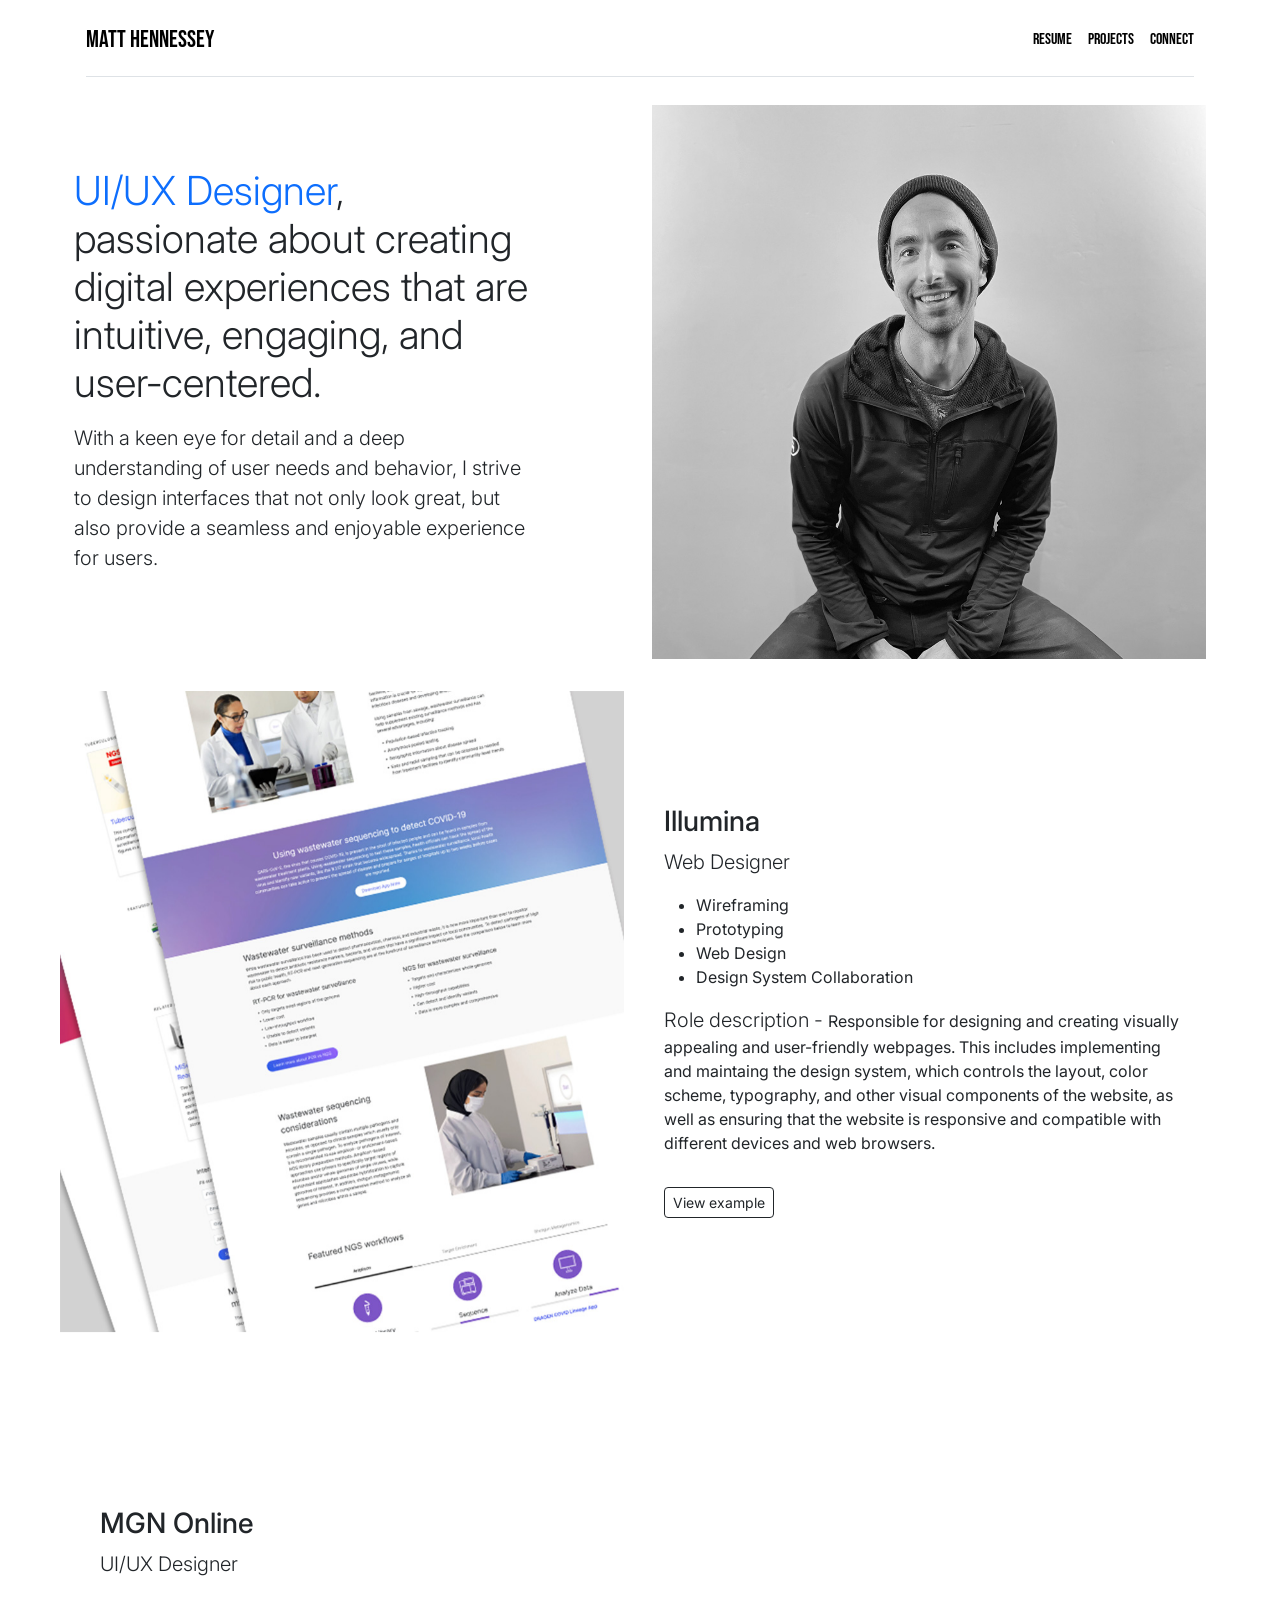
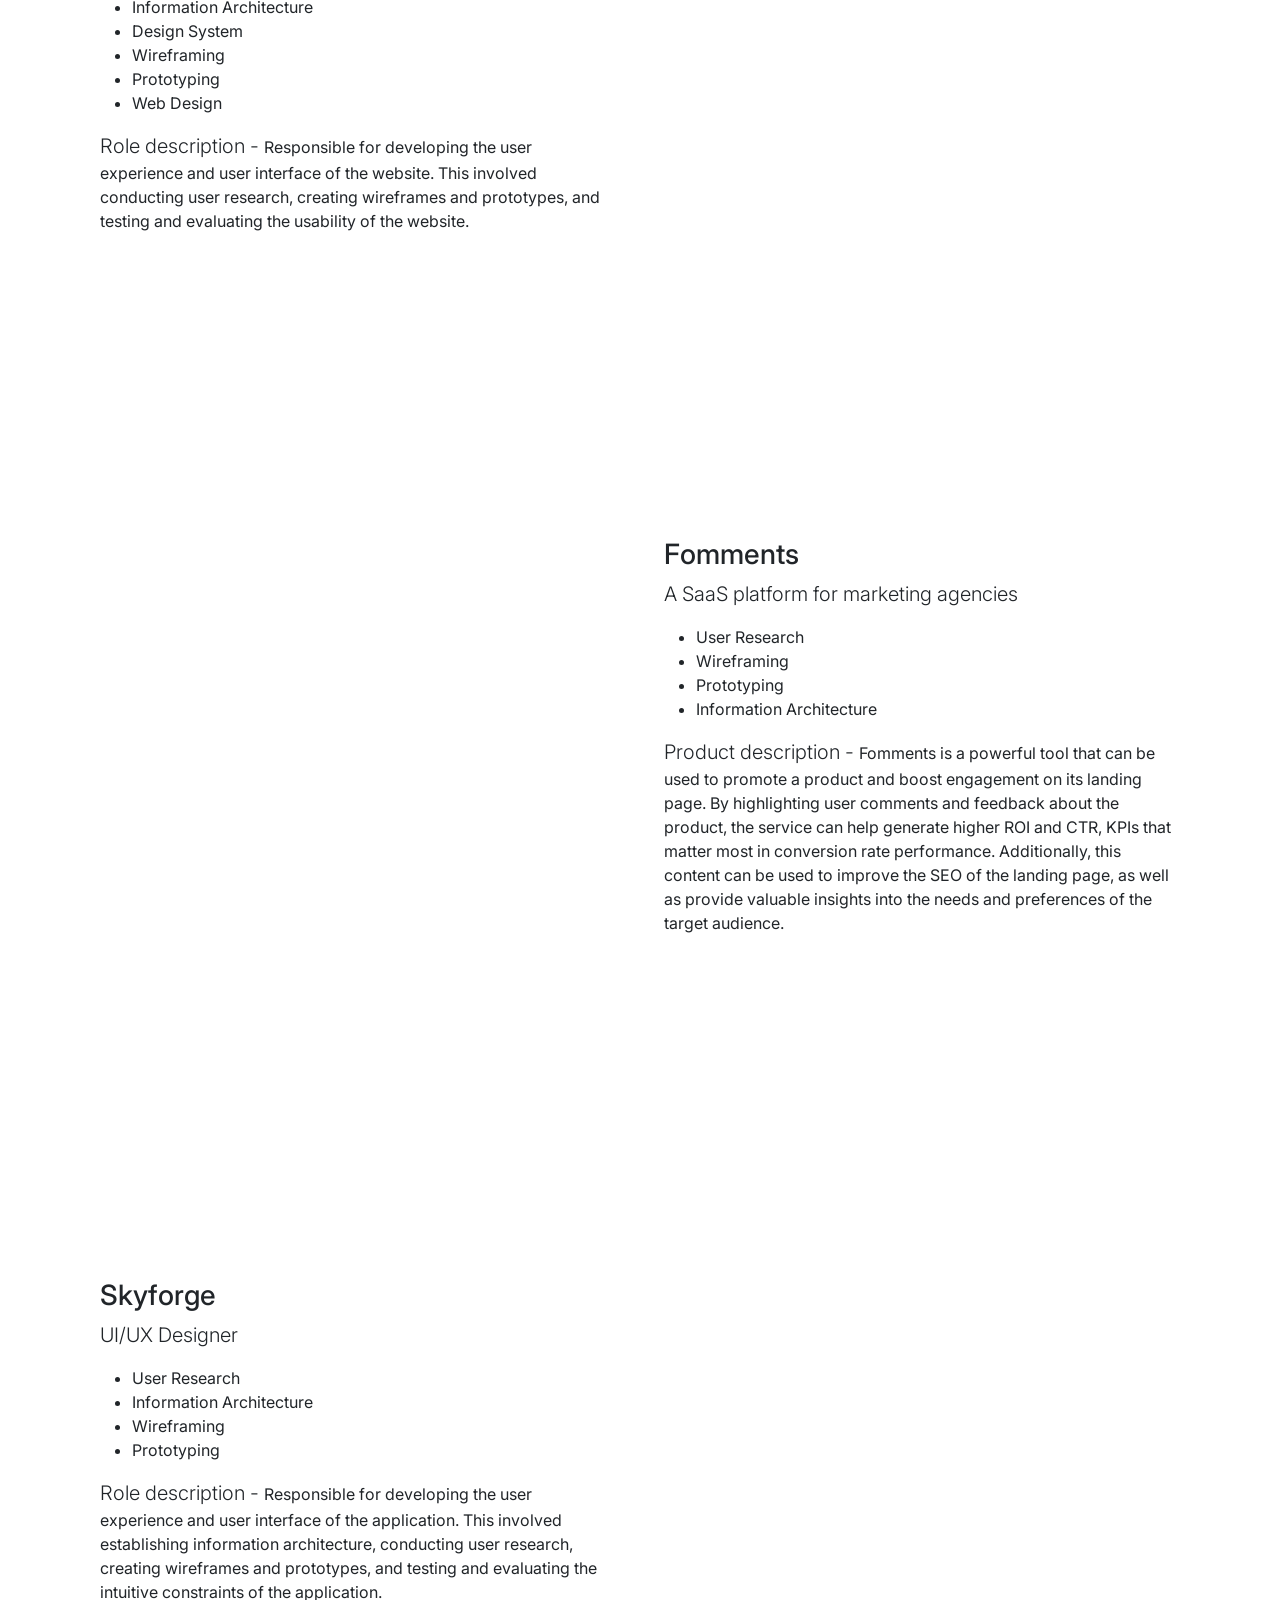
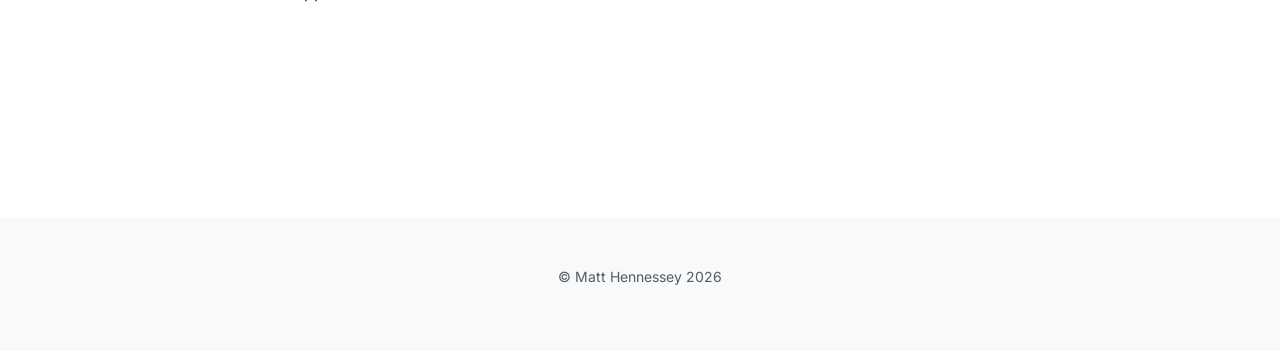
<file: index.html>
<!DOCTYPE html>
<!--[if lt IE 7]>      <html class="no-js lt-ie9 lt-ie8 lt-ie7"> <![endif]-->
<!--[if IE 7]>         <html class="no-js lt-ie9 lt-ie8"> <![endif]-->
<!--[if IE 8]>         <html class="no-js lt-ie9"> <![endif]-->
<!--[if gt IE 8]>      <html class="no-js"> <![endif]-->
<html>
  <head>
    <meta charset="utf-8" />
    <meta http-equiv="X-UA-Compatible" content="IE=edge" />
    <title>works - MattHennessey</title>
    <meta name="description" content="portfolio of past and present work" />
    <meta name="viewport" content="width=device-width, initial-scale=1" />
    <link
      rel="stylesheet"
      href="https://cdn.jsdelivr.net/npm/bootstrap@5.3.0-alpha3/dist/css/bootstrap.min.css"
    />
    <link rel="stylesheet" href="./assets/css/styles.css" />
  </head>
  <body>
    <div class="container py-3">
      <header class="container site-header py-1">
        <div
          class="d-flex flex-column flex-md-row align-items-center pb-3 mb-4 border-bottom"
        >
          <a
            href="index.html"
            class="d-flex align-items-center link-body-emphasis text-decoration-none"
          >
            <span class="fs-4">Matt Hennessey</span>
          </a>
          <nav class="d-inline-flex mt-2 mt-md-0 ms-md-auto">
            <a
              class="me-3 py-2 link-body-emphasis text-decoration-none"
              href="experience.html"
              >Resume</a
            >
            <a
              class="me-3 py-2 link-body-emphasis text-decoration-none"
              href="index.html"
              >Projects</a
            >
            <!-- <a
              class="me-3 py-2 link-body-emphasis text-decoration-none"
              href="#"
              >Thoughts</a
            > -->
            <a
              class="py-2 link-body-emphasis text-decoration-none"
              href="connect.html"
              >Connect</a
            >
          </nav>
        </div>
      </header>

      <div class="container px-4 px-lg-0">
        <!-- Hero Section -->
        <div class="row align-items-center">
          <div class="col-xl-5 col-md-12 py-6 py-xl-0">
            <div
              class="mb-4 text-center text-xl-start px-md-8 px-lg-19 px-xl-0"
            >
              <!-- Caption -->
              <h1 class="display-6 mb-3 ls-sm">
                <span class="text-primary">UI/UX Designer</span>, passionate
                about creating digital experiences that are intuitive, engaging,
                and user-centered.
              </h1>
              <p class="mb-6 lead pe-lg-6">
                With a keen eye for detail and a deep understanding of user
                needs and behavior, I strive to design interfaces that not only
                look great, but also provide a seamless and enjoyable experience
                for users.
              </p>
            </div>
          </div>
          <div
            class="offset-xl-1 col-xl-6 col-md-12 d-flex justify-content-end"
          >
            <div class="">
              <div class="col-auto d-block">
                <img
                  class="img-fluid"
                  src="./assets/images/profile-me.jpg"
                  alt="black and white portrait of me"
                />
              </div>
            </div>
          </div>
        </div>
      </div>

      <section class="scroll-container">
        <div class="scroll-element js-scroll fade-in">
          <img
            class="img-fluid"
            src="./assets/images/illumina-mb-3.jpg"
            alt="Illumina microbiology pages designed to highlight public health surveillance opportunites."
          />
        </div>
        <div class="scroll-caption">
          <div class="p-4">
            <h3>Illumina</h3>
            <p class="lead">Web Designer</p>
            <ul>
              <li>Wireframing</li>
              <li>Prototyping</li>
              <li>Web Design</li>
              <li>Design System Collaboration</li>
            </ul>
            <p>
              <span class="lead">Role description - </span>Responsible for
              designing and creating visually appealing and user-friendly
              webpages. This includes implementing and maintaing the design
              system, which controls the layout, color scheme, typography, and
              other visual components of the website, as well as ensuring that
              the website is responsive and compatible with different devices
              and web browsers.
            </p>
            <a class="btn btn-outline-dark btn-sm mt-3" href="projects.html"
              >View example</a
            >
          </div>
        </div>
      </section>
      <section class="scroll-container">
        <div class="scroll-element js-scroll slide-right">
          <img
            class="img-fluid"
            src="./assets/images/mgn_dashboard.png"
            alt="A customer dashboard to manage account preferences, billing, usage, and users."
          />
        </div>
        <div class="scroll-caption">
          <div class="p-4">
            <h3>MGN Online</h3>
            <p class="lead">UI/UX Designer</p>
            <ul>
              <li>Information Architecture</li>
              <li>Design System</li>
              <li>Wireframing</li>
              <li>Prototyping</li>
              <li>Web Design</li>
            </ul>
            <p>
              <span class="lead">Role description - </span>Responsible for
              developing the user experience and user interface of the website.
              This involved conducting user research, creating wireframes and
              prototypes, and testing and evaluating the usability of the
              website.
            </p>
          </div>
        </div>
      </section>
      <section class="scroll-container">
        <div class="scroll-element js-scroll slide-left">
          <img
            class="img-fluid"
            src="./assets/images/fomments-hp.jpg"
            alt="fomments a social media SaaS for marketing influencers"
          />
        </div>
        <div class="scroll-caption">
          <div class="p-4">
            <h3>Fomments</h3>
            <p class="lead">A SaaS platform for marketing agencies</p>
            <ul>
              <li>User Research</li>
              <li>Wireframing</li>
              <li>Prototyping</li>
              <li>Information Architecture</li>
            </ul>
            <p>
              <span class="lead">Product description - </span>Fomments is a
              powerful tool that can be used to promote a product and boost
              engagement on its landing page. By highlighting user comments and
              feedback about the product, the service can help generate higher
              ROI and CTR, KPIs that matter most in conversion rate performance.
              Additionally, this content can be used to improve the SEO of the
              landing page, as well as provide valuable insights into the needs
              and preferences of the target audience.
            </p>
          </div>
        </div>
      </section>
      <section class="scroll-container">
        <div class="scroll-element js-scroll fade-in-bottom">
          <img
            class="img-fluid"
            src="./assets/images/ikano-banken.jpg"
            alt="A customer dashboard to manage personal finances and set goals."
          />
        </div>
        <div class="scroll-caption">
          <div class="p-4">
            <h3>Skyforge</h3>
            <p class="lead">UI/UX Designer</p>
            <ul>
              <li>User Research</li>
              <li>Information Architecture</li>
              <li>Wireframing</li>
              <li>Prototyping</li>
            </ul>
            <p>
              <span class="lead">Role description - </span>Responsible for
              developing the user experience and user interface of the
              application. This involved establishing information architecture,
              conducting user research, creating wireframes and prototypes, and
              testing and evaluating the intuitive constraints of the
              application.
            </p>
          </div>
        </div>
      </section>
    </div>
    <footer class="bg-body-tertiary py-5">
      <div class="container">
        <div class="row">
          <div class="col-12 col-md">
            <small class="d-block mb-3 text-body-secondary"
              >&copy; Matt Hennessey <span class="js-current-year"></span></small
            >
          </div>
        </div>
      </div>
    </footer>

    <script src="./assets/js/script.js" async defer></script>
    <script
      src="https://cdn.jsdelivr.net/npm/bootstrap@5.3.0-alpha3/dist/js/bootstrap.bundle.min.js"
      async
      defer
    ></script>
  </body>
</html>
</file>
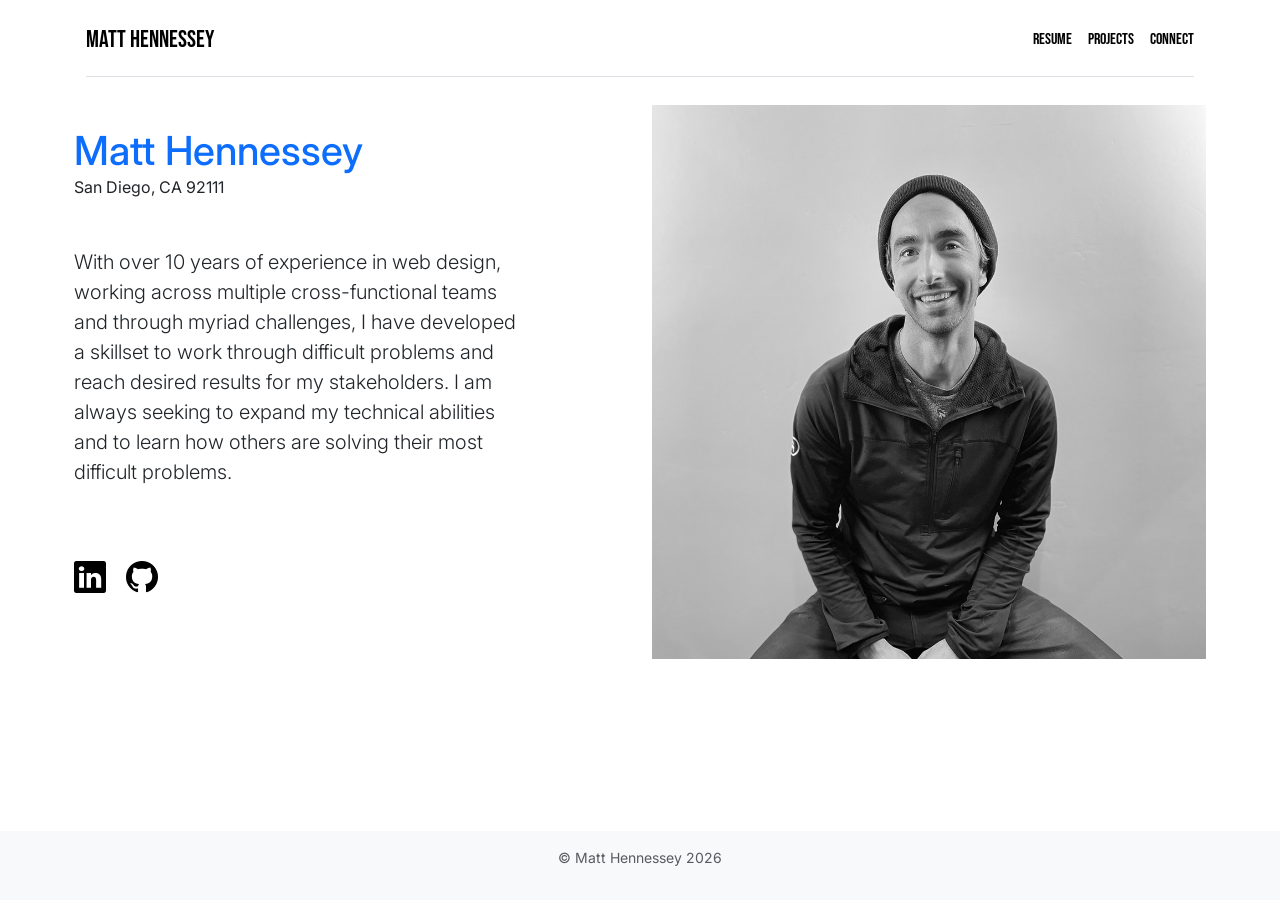
<file: connect.html>
<!DOCTYPE html>
<!--[if lt IE 7]>      <html class="no-js lt-ie9 lt-ie8 lt-ie7"> <![endif]-->
<!--[if IE 7]>         <html class="no-js lt-ie9 lt-ie8"> <![endif]-->
<!--[if IE 8]>         <html class="no-js lt-ie9"> <![endif]-->
<!--[if gt IE 8]>      <html class="no-js"> <![endif]-->
<html>
  <head>
    <meta charset="utf-8" />
    <meta http-equiv="X-UA-Compatible" content="IE=edge" />
    <title>Experience</title>
    <meta name="description" content="resume content and work history" />
    <meta name="viewport" content="width=device-width, initial-scale=1" />
    <link
      rel="stylesheet"
      href="https://cdn.jsdelivr.net/npm/bootstrap@5.3.0-alpha3/dist/css/bootstrap.min.css
          "
    />
    <link rel="stylesheet" href="./assets/css/styles.css" />
    <link
      rel="stylesheet"
      href="https://cdn.jsdelivr.net/npm/bootstrap-icons@1.10.5/font/bootstrap-icons.css"
    />
  </head>
  <body>
    <div class="container py-3">
      <header class="container site-header py-1">
        <div
          class="d-flex flex-column flex-md-row align-items-center pb-3 mb-4 border-bottom"
        >
          <a
            href="index.html"
            class="d-flex align-items-center link-body-emphasis text-decoration-none"
          >
            <span class="fs-4">Matt Hennessey</span>
          </a>
          <nav class="d-inline-flex mt-2 mt-md-0 ms-md-auto">
            <a
              class="me-3 py-2 link-body-emphasis text-decoration-none"
              href="experience.html"
              >Resume</a
            >
            <a
              class="me-3 py-2 link-body-emphasis text-decoration-none"
              href="index.html"
              >Projects</a
            >
            <!-- <a
              class="me-3 py-2 link-body-emphasis text-decoration-none"
              href="#"
              >Thoughts</a
            > -->
            <a
              class="py-2 link-body-emphasis text-decoration-none"
              href="connect.html"
              >Connect</a
            >
          </nav>
        </div>
      </header>

      <div class="container px-4 px-lg-0">
        <!-- Hero Section -->
        <section class="row align-items-center">
          <div class="col-xl-5 col-md-12 py-6 py-xl-0">
            <h1 class="mb-0">
              <span class="text-primary">Matt Hennessey</span>
            </h1>
            <div class="subheading mb-5">San Diego, CA 92111</div>
            <p class="lead mb-5">
              With over 10 years of experience in web design, working across
              multiple cross-functional teams and through myriad challenges, I
              have developed a skillset to work through difficult problems and
              reach desired results for my stakeholders. I am always seeking to
              expand my technical abilities and to learn how others are solving
              their most difficult problems.
            </p>
            <div class="">
              <a
                class="d-inline-flex align-items-center mb-2 text-body-emphasis text-decoration-none"
                href="https://www.linkedin.com/in/hennesseymatt/"
                ><span class="pr-3 py-4 mb-2 text-center rounded">
                  <i class="bi h2 bi-linkedin"></i> </span
              ></a>
              <a
                class="d-inline-flex align-items-center mb-2 text-body-emphasis text-decoration-none"
                href="https://github.com/arduido"
                ><span class="px-3 py-4 mb-2 text-center rounded">
                  <i class="bi h2 bi-github"></i> </span
              ></a>
            </div>
          </div>
          <div
            class="offset-xl-1 col-xl-6 col-md-12 d-flex justify-content-end"
          >
            <div class="">
              <div class="col-auto d-none d-lg-block">
                <img
                  class="img-fluid"
                  src="./assets/images/profile-me.jpg"
                  alt="black and white portrait of me"
                />
              </div>
            </div>
          </div>
        </section>
      </div>
    </div>
    <footer
      class="footer fixed-bottom mt-auto py-3 bg-body-tertiary bg-body-tertiary"
    >
      <div class="container">
        <div class="row">
          <div class="col-12 col-md">
            <small class="d-block mb-3 text-body-secondary"
              >&copy; Matt Hennessey <span class="js-current-year"></span></small
            >
          </div>
        </div>
      </div>
    </footer>

    <script src="./assets/js/script.js" async defer></script>
    <script
      src="https://cdn.jsdelivr.net/npm/bootstrap@5.3.0-alpha3/dist/js/bootstrap.bundle.min.js"
      async
      defer
    ></script>
  </body>
</html>
</file>
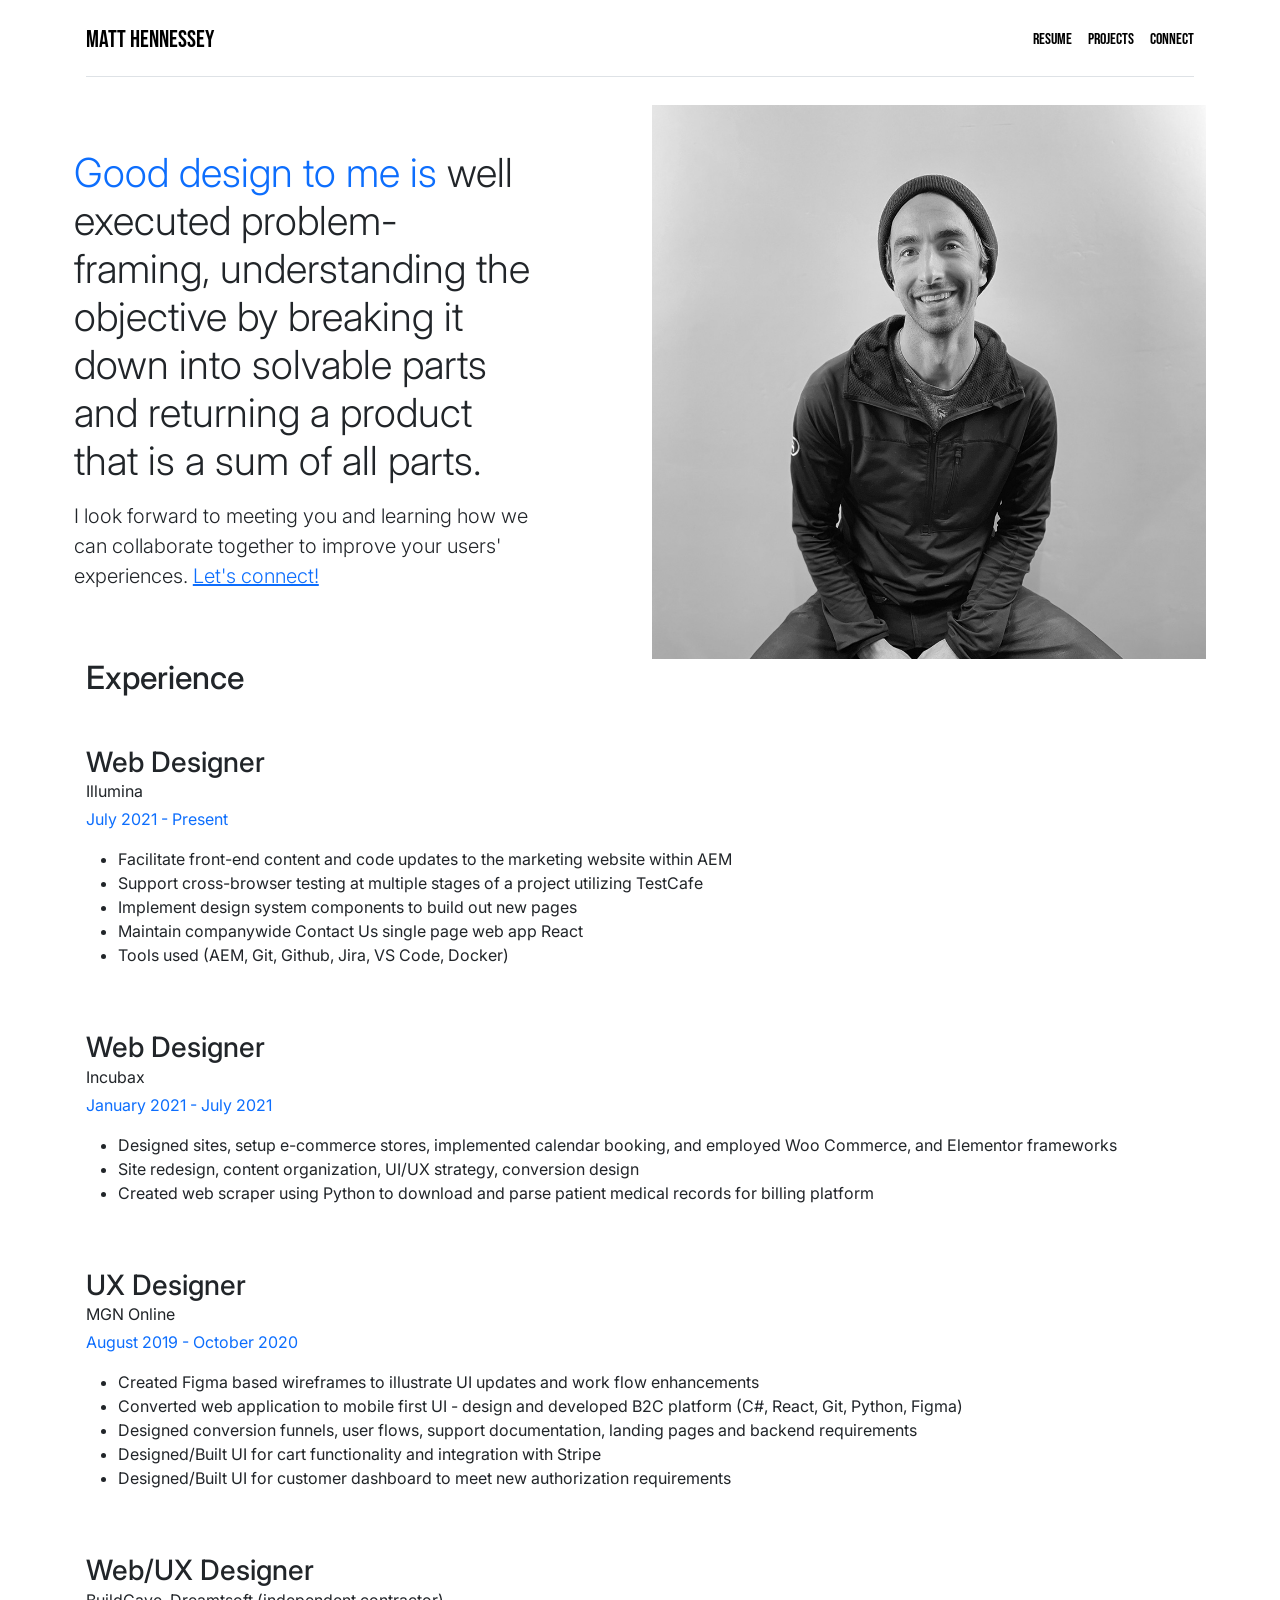
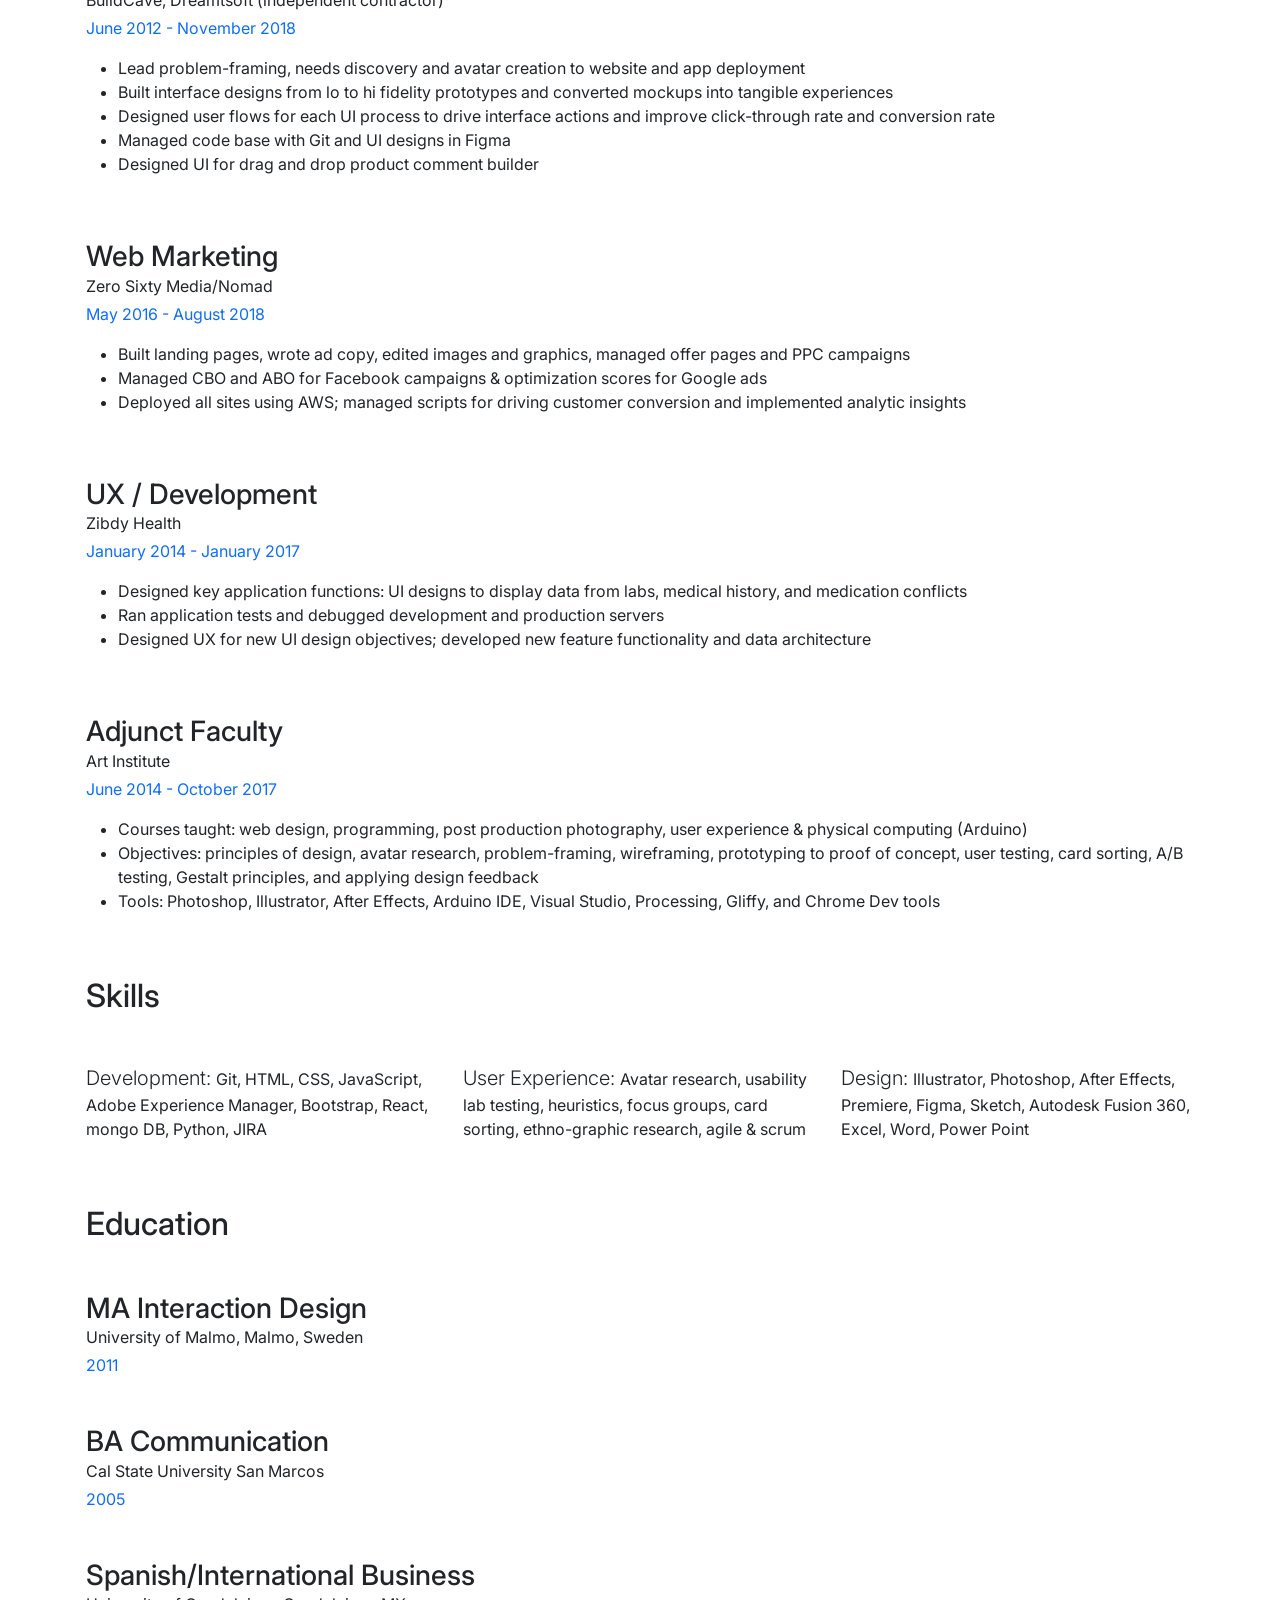
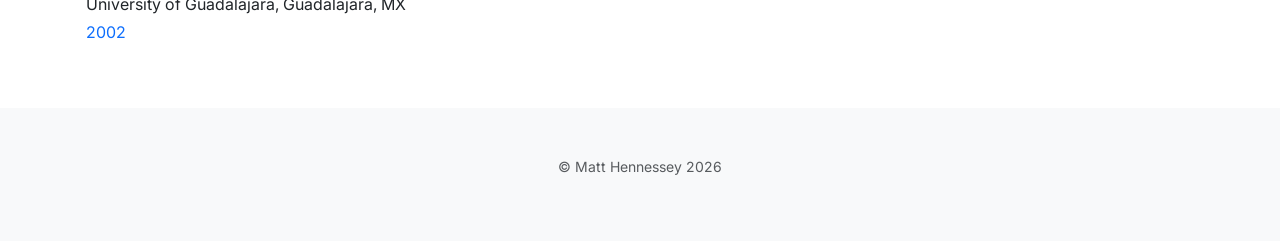
<file: experience.html>
<!DOCTYPE html>
<!--[if lt IE 7]>      <html class="no-js lt-ie9 lt-ie8 lt-ie7"> <![endif]-->
<!--[if IE 7]>         <html class="no-js lt-ie9 lt-ie8"> <![endif]-->
<!--[if IE 8]>         <html class="no-js lt-ie9"> <![endif]-->
<!--[if gt IE 8]>      <html class="no-js"> <!--<![endif]-->
<html>
  <head>
    <meta charset="utf-8" />
    <meta http-equiv="X-UA-Compatible" content="IE=edge" />
    <title>Experience</title>
    <meta name="description" content="resume content and work history" />
    <meta name="viewport" content="width=device-width, initial-scale=1" />
    <link
      rel="stylesheet"
      href="https://cdn.jsdelivr.net/npm/bootstrap@5.3.0-alpha3/dist/css/bootstrap.min.css
          "
    />
    <link rel="stylesheet" href="./assets/css/styles.css" />
  </head>
  <body>
    <div class="container py-3">
      <header class="container site-header py-1">
        <div
          class="d-flex flex-column flex-md-row align-items-center pb-3 mb-4 border-bottom"
        >
          <a
            href="index.html"
            class="d-flex align-items-center link-body-emphasis text-decoration-none"
          >
            <span class="fs-4">Matt Hennessey</span>
          </a>
          <nav class="d-inline-flex mt-2 mt-md-0 ms-md-auto">
            <a
              class="me-3 py-2 link-body-emphasis text-decoration-none"
              href="experience.html"
              >Resume</a
            >
            <a
              class="me-3 py-2 link-body-emphasis text-decoration-none"
              href="index.html"
              >Projects</a
            >
            <!-- <a
              class="me-3 py-2 link-body-emphasis text-decoration-none"
              href="#"
              >Thoughts</a
            > -->
            <a
              class="py-2 link-body-emphasis text-decoration-none"
              href="connect.html"
              >Connect</a
            >
          </nav>
        </div>
      </header>

      <div class="container px-4 px-lg-0">
        <!-- Hero Section -->
        <div class="row align-items-center">
          <div class="col-xl-5 col-md-12 py-6 py-xl-0">
            <div
              class="mb-4 text-center text-xl-start px-md-8 px-lg-19 px-xl-0"
            >
              <!-- Caption -->
              <h1 class="display-6 mb-3 ls-sm">
                <span class="text-primary">Good design to me is</span> well
                executed problem-framing, understanding the objective by
                breaking it down into solvable parts and returning a product
                that is a sum of all parts.
              </h1>
              <p class="mb-6 lead pe-lg-6">
                I look forward to meeting you and learning how we can
                collaborate together to improve your users' experiences.
                <a href="connect.html">Let's connect!</a>
              </p>
            </div>
          </div>
          <div
            class="offset-xl-1 col-xl-6 col-md-12 d-flex justify-content-end"
          >
            <div class="">
              <div class="col-auto d-none d-lg-block">
                <img
                  class="img-fluid"
                  src="./assets/images/profile-me.jpg"
                  alt="black and white portrait of me"
                />
              </div>
            </div>
          </div>
        </div>
      </div>
      <section>
        <div class="container">
          <h2 class="mb-5">Experience</h2>
          <div
            class="d-flex flex-column flex-md-row justify-content-between mb-5"
          >
            <div class="flex-grow-1">
              <h3 class="mb-0">Web Designer</h3>
              <div class="subheading mb-1">Illumina</div>
              <div class="flex-shrink-0 mb-3">
                <span class="text-primary">July 2021 - Present</span>
              </div>
              <ul>
                <li>
                  Facilitate front-end content and code updates to the marketing
                  website within AEM
                </li>
                <li>
                  Support cross-browser testing at multiple stages of a project
                  utilizing TestCafe
                </li>
                <li>
                  Implement design system components to build out new pages
                </li>
                <li>
                  Maintain companywide Contact Us single page web app React
                </li>
                <li>Tools used (AEM, Git, Github, Jira, VS Code, Docker)</li>
              </ul>
            </div>
            <!-- <div class="flex-shrink-0">
              <span class="text-primary">July 2021 - Present</span>
            </div> -->
          </div>

          <div
            class="d-flex flex-column flex-md-row justify-content-between mb-5"
          >
            <div class="flex-grow-1">
              <h3 class="mb-0">Web Designer</h3>
              <div class="subheading mb-1">Incubax</div>
              <div class="flex-shrink-0 mb-3">
                <span class="text-primary">January 2021 - July 2021</span>
              </div>
              <ul>
                <li>
                  Designed sites, setup e-commerce stores, implemented calendar
                  booking, and employed Woo Commerce, and Elementor frameworks
                </li>
                <li>
                  Site redesign, content organization, UI/UX strategy,
                  conversion design
                </li>
                <li>
                  Created web scraper using Python to download and parse patient
                  medical records for billing platform
                </li>
              </ul>
            </div>
            <!-- <div class="flex-shrink-0">
              <span class="text-primary">January 2021 - July 2021</span>
            </div> -->
          </div>

          <div
            class="d-flex flex-column flex-md-row justify-content-between mb-5"
          >
            <div class="flex-grow-1">
              <h3 class="mb-0">UX Designer</h3>
              <div class="subheading mb-1">MGN Online</div>
              <div class="flex-shrink-0 mb-3">
                <span class="text-primary">August 2019 - October 2020</span>
              </div>
              <ul>
                <li>
                  Created Figma based wireframes to illustrate UI updates and
                  work flow enhancements
                </li>
                <li>
                  Converted web application to mobile first UI - design and
                  developed B2C platform (C#, React, Git, Python, Figma)
                </li>
                <li>
                  Designed conversion funnels, user flows, support
                  documentation, landing pages and backend requirements
                </li>
                <li>
                  Designed/Built UI for cart functionality and integration with
                  Stripe
                </li>
                <li>
                  Designed/Built UI for customer dashboard to meet new
                  authorization requirements
                </li>
              </ul>
            </div>
            <!-- <div class="flex-shrink-0">
              <span class="text-primary">August 2019 - October 2020</span>
            </div> -->
          </div>

          <div
            class="d-flex flex-column flex-md-row justify-content-between mb-5"
          >
            <div class="flex-grow-1">
              <h3 class="mb-0">Web/UX Designer</h3>
              <div class="subheading mb-1">
                BuildCave, Dreamtsoft (independent contractor)
              </div>
              <div class="flex-shrink-0 mb-3">
                <span class="text-primary">June 2012 - November 2018</span>
              </div>
              <ul>
                <li>
                  Lead problem-framing, needs discovery and avatar creation to
                  website and app deployment
                </li>
                <li>
                  Built interface designs from lo to hi fidelity prototypes and
                  converted mockups into tangible experiences
                </li>
                <li>
                  Designed user flows for each UI process to drive interface
                  actions and improve click-through rate and conversion rate
                </li>
                <li>Managed code base with Git and UI designs in Figma</li>
                <li>Designed UI for drag and drop product comment builder</li>
              </ul>
            </div>
            <!-- <div class="flex-shrink-0">
              <span class="text-primary">June 2012 - November 2018</span>
            </div> -->
          </div>

          <div
            class="d-flex flex-column flex-md-row justify-content-between mb-5"
          >
            <div class="flex-grow-1">
              <h3 class="mb-0">Web Marketing</h3>
              <div class="subheading mb-1">Zero Sixty Media/Nomad</div>
              <div class="flex-shrink-0 mb-3">
                <span class="text-primary">May 2016 - August 2018</span>
              </div>
              <ul>
                <li>
                  Built landing pages, wrote ad copy, edited images and
                  graphics, managed offer pages and PPC campaigns
                </li>
                <li>
                  Managed CBO and ABO for Facebook campaigns & optimization
                  scores for Google ads
                </li>
                <li>
                  Deployed all sites using AWS; managed scripts for driving
                  customer conversion and implemented analytic insights
                </li>
              </ul>
            </div>
            <!-- <div class="flex-shrink-0">
              <span class="text-primary">May 2016 - August 2018</span>
            </div> -->
          </div>
          <div
            class="d-flex flex-column flex-md-row justify-content-between mb-5"
          >
            <div class="flex-grow-1">
              <h3 class="mb-0">UX / Development</h3>
              <div class="subheading mb-1">Zibdy Health</div>
              <div class="flex-shrink-0 mb-3">
                <span class="text-primary">January 2014 - January 2017</span>
              </div>
              <ul>
                <li>
                  Designed key application functions: UI designs to display data
                  from labs, medical history, and medication conflicts
                </li>
                <li>
                  Ran application tests and debugged development and production
                  servers
                </li>
                <li>
                  Designed UX for new UI design objectives; developed new
                  feature functionality and data architecture
                </li>
              </ul>
            </div>
            <!-- <div class="flex-shrink-0">
              <span class="text-primary">January 2014 - January 2017</span>
            </div> -->
          </div>
          <div
            class="d-flex flex-column flex-md-row justify-content-between mb-5"
          >
            <div class="flex-grow-1">
              <h3 class="mb-0">Adjunct Faculty</h3>
              <div class="subheading mb-1">Art Institute</div>
              <div class="flex-shrink-0 mb-3">
                <span class="text-primary">June 2014 - October 2017</span>
              </div>
              <ul>
                <li>
                  Courses taught: web design, programming, post production
                  photography, user experience & physical computing (Arduino)
                </li>
                <li>
                  Objectives: principles of design, avatar research,
                  problem-framing, wireframing, prototyping to proof of concept,
                  user testing, card sorting, A/B testing, Gestalt principles,
                  and applying design feedback
                </li>
                <li>
                  Tools: Photoshop, Illustrator, After Effects, Arduino IDE,
                  Visual Studio, Processing, Gliffy, and Chrome Dev tools
                </li>
              </ul>
            </div>
            <!-- <div class="flex-shrink-0">
              <span class="text-primary">June 2014 - October 2017</span>
            </div> -->
          </div>
        </div>
      </section>
      <section>
        <div class="container">
          <h2 class="my-5">Skills</h2>
          <div class="row align-items-center">
            <div class="col-md-4">
              <p>
                <span class="lead">Development: </span>
                Git, HTML, CSS, JavaScript, Adobe Experience Manager, Bootstrap,
                React, mongo DB, Python, JIRA
              </p>
            </div>
            <div class="col-md-4">
              <p>
                <span class="lead">User Experience: </span>
                Avatar research, usability lab testing, heuristics, focus
                groups, card sorting, ethno-graphic research, agile & scrum
              </p>
            </div>
            <div class="col-md-4">
              <p>
                <span class="lead">Design: </span>
                Illustrator, Photoshop, After Effects, Premiere, Figma, Sketch,
                Autodesk Fusion 360, Excel, Word, Power Point
              </p>
            </div>
          </div>
        </div>
      </section>
      <section>
        <div class="container">
          <h2 class="my-5">Education</h2>
          <div
            class="d-flex flex-column flex-md-row justify-content-between mb-5"
          >
            <div class="flex-grow-1">
              <h3 class="mb-0">MA Interaction Design</h3>
              <div class="subheading mb-1">
                University of Malmo, Malmo, Sweden
              </div>
              <div class="flex-shrink-0">
                <span class="text-primary">2011</span>
              </div>
            </div>
            <!-- <div class="flex-shrink-0">
              <span class="text-primary">2011</span>
            </div> -->
          </div>
          <div
            class="d-flex flex-column flex-md-row justify-content-between mb-5"
          >
            <div class="flex-grow-1">
              <h3 class="mb-0">BA Communication</h3>
              <div class="subheading mb-1">Cal State University San Marcos</div>
              <div class="flex-shrink-0">
                <span class="text-primary">2005</span>
              </div>
            </div>
            <!-- <div class="flex-shrink-0">
              <span class="text-primary">2005</span>
            </div> -->
          </div>
          <div
            class="d-flex flex-column flex-md-row justify-content-between mb-5"
          >
            <div class="flex-grow-1">
              <h3 class="mb-0">Spanish/International Business</h3>
              <div class="subheading mb-1">
                University of Guadalajara, Guadalajara, MX
              </div>
              <div class="flex-shrink-0">
                <span class="text-primary">2002</span>
              </div>
            </div>
            <!-- <div class="flex-shrink-0">
              <span class="text-primary">2002</span>
            </div> -->
          </div>
        </div>
      </section>
    </div>
    <footer class="bg-body-tertiary py-5">
      <div class="container">
        <div class="row">
          <div class="col-12 col-md">
            <small class="d-block mb-3 text-body-secondary text-center"
              >© Matt Hennessey <span class="js-current-year"></span></small
            >
          </div>
        </div>
      </div>
    </footer>

    <script src="./assets/js/script.js" async defer></script>
    <script
      src="https://cdn.jsdelivr.net/npm/bootstrap@5.3.0-alpha3/dist/js/bootstrap.bundle.min.js
              "
      async
      defer
    ></script>
  </body>
</html>
</file>
<file: assets/css/styles.css>
@import url('https://fonts.googleapis.com/css2?family=Inter:wght@400;700&display=swap');
@import url('https://fonts.googleapis.com/css2?family=Bebas+Neue&display=swap');

/*General styling for structure*/
body {
  margin: 0;
  font-family: 'Inter', cursive;
}

.container {
  max-width: 1280px;
  width: 95%;
  margin: 0 auto;
}

header {
  font-family: 'Bebas Neue', sans-serif;
}

header h2 {
  font-weight: 400;
}

.scroll-container {
  /* height: 100vh; */
  min-height: 100%;
  padding: 2rem 1rem;
  display: flex;
  align-items: center;
  box-sizing: border-box;
}

.scroll-container:nth-of-type(even) {
  flex-direction: row-reverse;
}

.scroll-element,
.scroll-caption {
  width: 50%;
}

.scroll-element {
  min-height: 300px;
  height: 100%;
  background-color: #eaeaea;
}

.scroll-caption {
  margin: 1rem;
}

.social-icon {
  display: inline-flex;
  align-items: center;
  justify-content: center;
  height: 3.5rem;
  width: 3.5rem;
  background-color: #495057;
  color: #fff;
  border-radius: 100%;
  font-size: 1.5rem;
  margin-right: 1.5rem;
}

footer {
  text-align: center;
}

footer p {
  font-size: 0.75rem;
  margin: 0.25rem 0;
  color: #221133;
}

footer a {
  text-decoration: none;
  color: inherit;
}

@media screen and (max-width: 650px) {
  .scroll-container,
  .scroll-container:nth-of-type(even) {
    flex-direction: column;
    align-content: inherit;
    height: 130vh;
  }

  .scroll-element {
    height: 100%;
  }

  .scroll-element,
  .scroll-caption {
    width: 100%;
  }
}
/**Styling scrollable elements*/

.js-scroll {
  opacity: 0;
  transition: opacity 500ms;
}

.js-scroll.scrolled {
  opacity: 1;
}

.scrolled.fade-in {
  animation: fade-in 1s ease-in-out both;
}

.scrolled.fade-in-bottom {
  animation: fade-in-bottom 1s ease-in-out both;
}

.scrolled.slide-left {
  animation: slide-in-left 1s ease-in-out both;
}

.scrolled.slide-right {
  animation: slide-in-right 1s ease-in-out both;
}

/* ----------------------------------------------
 * Generated by Animista on 2021-2-11 23:32:31
 * Licensed under FreeBSD License.
 * See http://animista.net/license for more info. 
 * w: http://animista.net, t: @cssanimista
 * ---------------------------------------------- */

@keyframes slide-in-left {
  0% {
    -webkit-transform: translateX(-100px);
    transform: translateX(-100px);
    opacity: 0;
  }
  100% {
    -webkit-transform: translateX(0);
    transform: translateX(0);
    opacity: 1;
  }
}

@keyframes slide-in-right {
  0% {
    -webkit-transform: translateX(100px);
    transform: translateX(100px);
    opacity: 0;
  }
  100% {
    -webkit-transform: translateX(0);
    transform: translateX(0);
    opacity: 1;
  }
}

@keyframes fade-in-bottom {
  0% {
    -webkit-transform: translateY(50px);
    transform: translateY(50px);
    opacity: 0;
  }
  100% {
    -webkit-transform: translateY(0);
    transform: translateY(0);
    opacity: 1;
  }
}

@keyframes fade-in {
  0% {
    opacity: 0;
  }
  100% {
    opacity: 1;
  }
}
</file>
